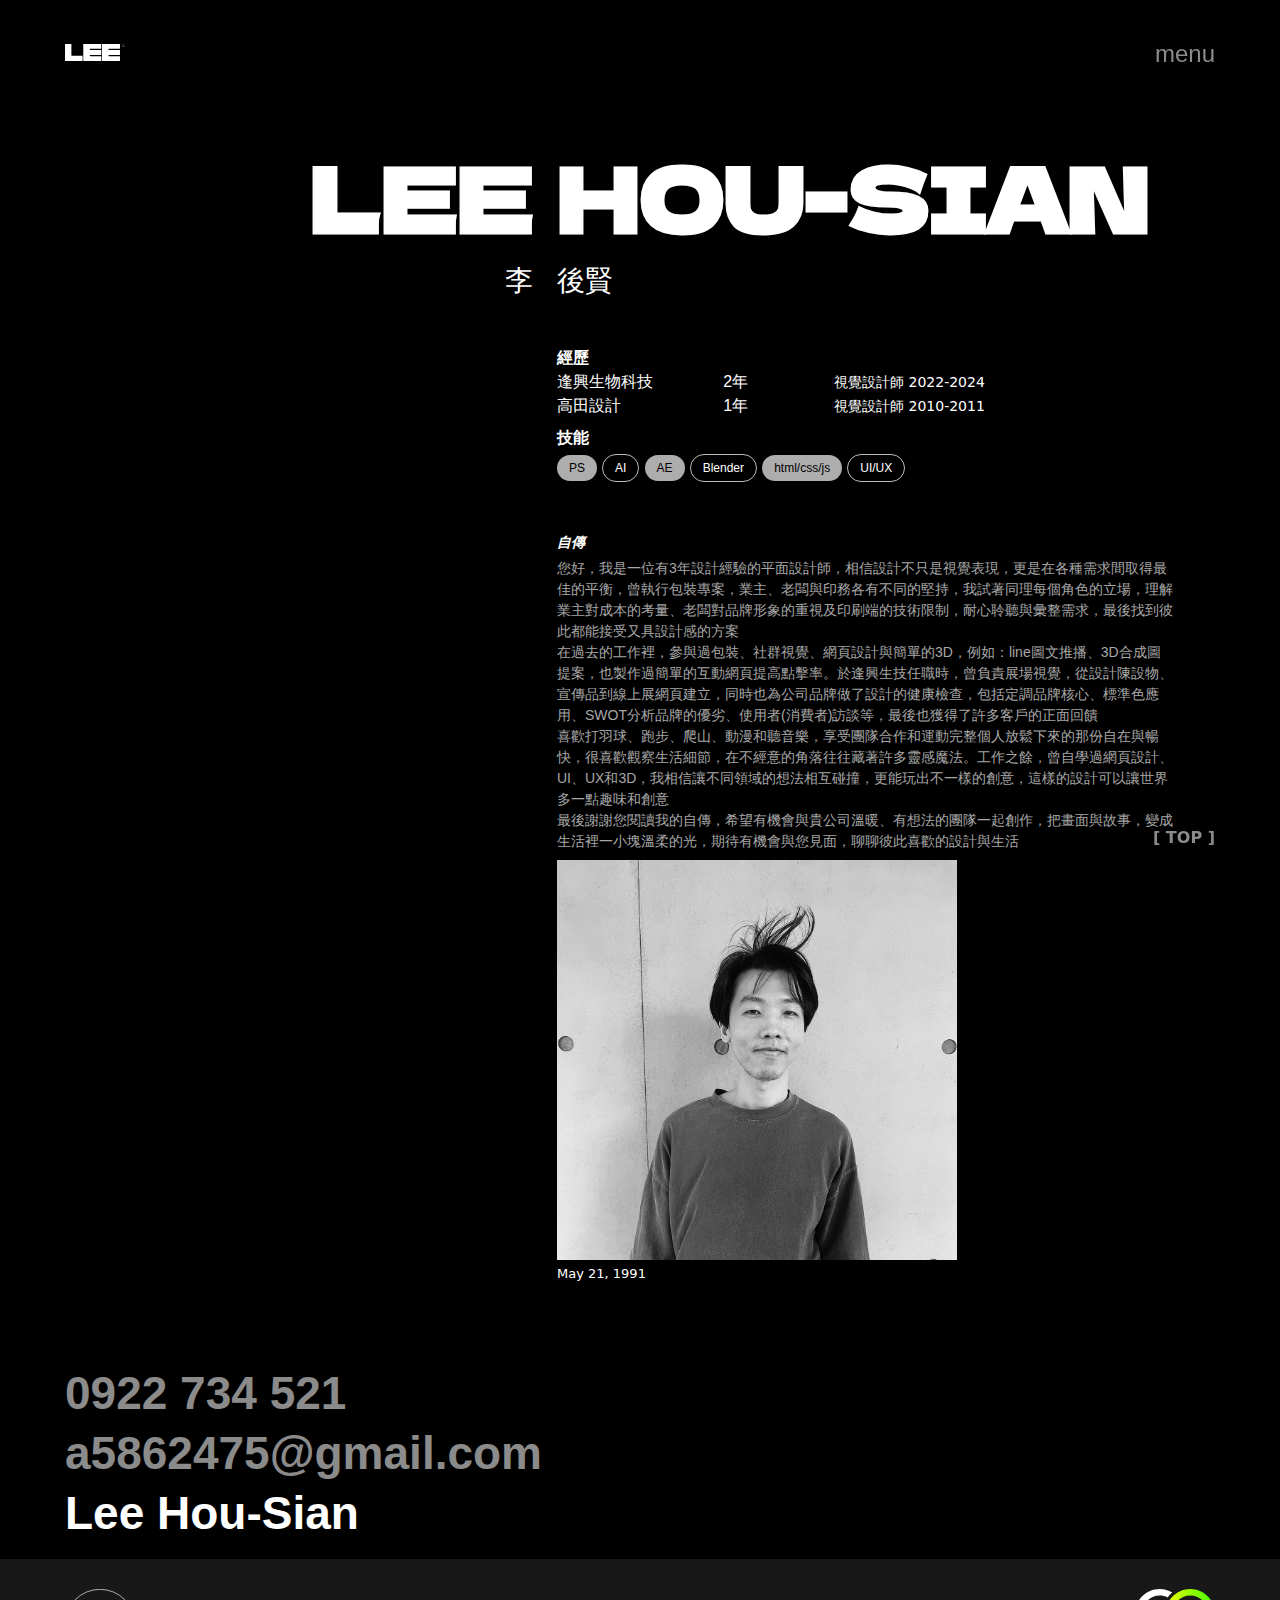
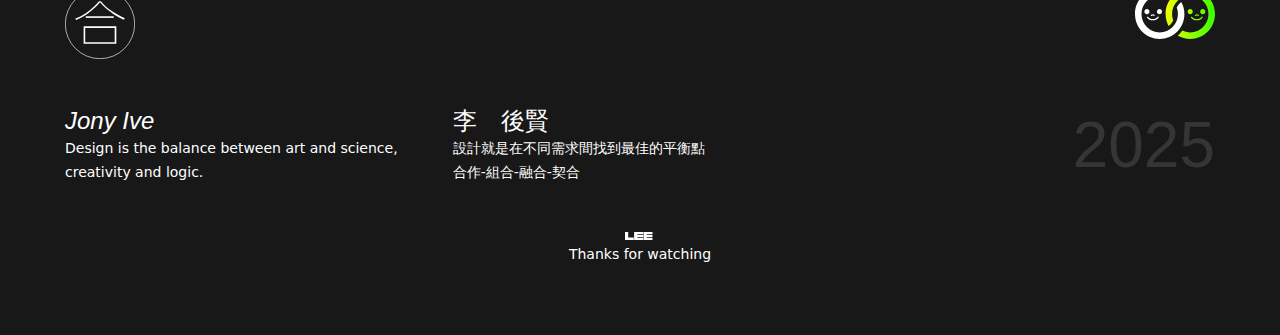
<file: about.html>
<!DOCTYPE html>
<html lang="en">
<head>
    <meta charset="UTF-8">
    <meta name="viewport" content="width=device-width, initial-scale=1.0">
    <title>Lee Hou-Sian's Portfolio</title>
    <link rel="apple-touch-icon" sizes="180x180" href="./img/apple-touch-icon.png">
    <link rel="icon" type="image/png" sizes="32x32" href="./img/favicon-96x96.png">
    <link rel="icon" type="image/png" sizes="16x16" href="./img/favicon-96x96.png">
    <link rel="manifest" href="/site.webmanifest">
    <link href="https://cdn.jsdelivr.net/npm/bootstrap@5.3.3/dist/css/bootstrap.min.css" rel="stylesheet" integrity="sha384-QWTKZyjpPEjISv5WaRU9OFeRpok6YctnYmDr5pNlyT2bRjXh0JMhjY6hW+ALEwIH" crossorigin="anonymous">
    <link rel="preconnect" href="https://fonts.googleapis.com">
    <link rel="preconnect" href="https://fonts.gstatic.com" crossorigin>
    <link href="https://fonts.googleapis.com/css2?family=Noto+Sans+TC:wght@100..900&family=Noto+Serif+TC:wght@200..900&display=swap" rel="stylesheet">
    <link rel="stylesheet" href="./css/index.css">
</head>
<body>
    <nav>
        <dl class="d-flex justify-content-between mb-0">
            <dt>
                <a href="./index.html">
                    <img src="./img/LEE_logo_white.svg" style="width: 60px;" alt="">
                </a>
            </dt>
            <dt class="d-flex align-self-center">
                <h4 class="fontHover" data-bs-toggle="modal" data-bs-target="#menuModal" style="cursor: pointer;">
                    menu
                </h4>
            </dt>
        </dl>
    </nav>
    <nav class="scollToTop">
        <dl class="d-flex justify-content-between mb-0">
            <dt></dt>
            <dt class="d-flex align-self-center align-items-end">
                <a class="fontHover" href="#">[ TOP ]</a>
            </dt>
        </dl>
    </nav>
    <div class="modal fade " id="menuModal">
        <div class="modal-dialog modal-fullscreen">
            <div class="modal-content">
                <div class="modal-header">
                    <button type="button" class="btn btn-close btn-lg" style="filter: invert(); opacity: 1;" data-bs-dismiss="modal" aria-label="Close"></button>
                </div>
                <div class="modal-body">
                    <a  href="./other.html" class="modal-column img-container">
                        <div class="modal-column-title">
                            <h1>01</h1>
                            <h4>宣傳品/包裝/其他</h4>
                        </div>
                        <img class="img-hover d-none d-lg-block" src="./img/menu/6_mockup_packaging_1.jpg" alt="">
                        <img class="img-hover d-block d-lg-none" src="./img/menu/6_mockup_packaging_3_small.jpg" alt="">
                    </a>
                    <a  href="./composite.html" class="modal-column img-container">
                        <div class="modal-column-title">
                            <h1>02</h1>
                            <h4>合成</h4>
                        </div>
                        <img class="img-hover d-none d-lg-block" src="./img/menu/2_composite_universe_1.jpg" alt="">
                        <img class="img-hover d-block d-lg-none" src="./img/menu/2_composite_universe_1_small.jpg" alt="">
                    </a>
                    <a  href="./threeD.html" class="modal-column img-container">
                        <div class="modal-column-title">
                            <h1>03</h1>
                            <h4>3D&影片</h4>
                        </div>
                        <img class="img-hover d-none d-lg-block" src="./img/menu/1_3D_interstellar_8.jpg" alt="">
                        <img class="img-hover d-block d-lg-none" src="./img/menu/1_3D_interstellar_8_small.jpg" alt="">
                    </a>
                    <a  href="./illustration.html" class="modal-column img-container">
                        <div class="modal-column-title">
                            <h1>04</h1>
                            <h4>插畫</h4>
                        </div>
                        <img class="img-hover d-none d-lg-block" src="./img/menu/3_illustration_citypop_1.jpg" alt="">
                        <img class="img-hover d-block d-lg-none" src="./img/menu/3_illustration_citypop_1_small.jpg" alt="">
                    </a>
                    <a  href="./about.html" class="modal-column img-container">
                        <div class="modal-column-title">
                            <h1>05</h1>
                            <h4>關於我</h4>
                        </div>
                        <img class="img-hover" src="./img/1_3D_laptop_1.png" alt="">
                    </a>
                </div>
            </div>
        </div>
    </div>
    <div >
        <section class="heading">
            <div class="container">
                <div class="row">
                    <div class="col-5">
                        <h1 class="text-end mantou">LEE</h1>
                    </div>
                    <div class="col-7">
                        <h1 class="mantou">HOU-SIAN</h1>
                    </div>
                </div>
            </div>
            <div class="container">
                <div class="row">
                    <div class="col-5">
                        <h3 class="text-end mt-3">李</h3>
                    </div>
                    <div class="col-7">
                        <h3 class="mt-3">後賢</h3>
                        <section class="row mt-5">
                            <div class="col-12">
                                <div>
                                    <b>經歷</b>
                                </div>
                                <div class="row">
                                    <div class="col-lg-3 col-8">
                                        <p>逢興生物科技</p>
                                    </div>
                                    <div class="col-lg-2 col-4">
                                        <p>2年</p>
                                    </div>
                                    <div class="col-lg-7 col-12">
                                        <small>視覺設計師 2022-2024</small>
                                    </div>
                                </div>
                                <div class="row mt-lg-0 mt-2">
                                    <div class="col-lg-3 col-8">
                                        <p>高田設計</p>
                                    </div>
                                    <div class="col-lg-2 col-4">
                                        <p>1年</p>
                                    </div>
                                    <div class="col-lg-7 col-12">
                                        <small>視覺設計師 2010-2011</small>
                                    </div>
                                </div>
                            </div>
                            <div class="col-12 mt-2 row">
                                <div>
                                    <b>技能</b>
                                </div>
                                <div class="col-10">
                                    <span class="tagSolid mt-1">PS</span>
                                    <span class="tagLine mt-1">AI</span>
                                    <span class="tagSolid mt-1">AE</span>
                                    <span class="tagLine mt-1">Blender</span>
                                    <span class="tagSolid mt-1">html/css/js</span>
                                    <span class="tagLine mt-1">UI/UX</span>
                                </div>
                                <div class="col-12 col-lg-12 mt-5 d-none d-sm-block align-items-end content-detail">
                                    <div>
                                        <i>自傳</i>
                                        <p class="mt-1">
                                            您好，我是一位有3年設計經驗的平面設計師，相信設計不只是視覺表現，更是在各種需求間取得最佳的平衡，曾執行包裝專案，業主、老闆與印務各有不同的堅持，我試著同理每個角色的立場，理解業主對成本的考量、老闆對品牌形象的重視及印刷端的技術限制，耐心聆聽與彙整需求，最後找到彼此都能接受又具設計感的方案
                                            <br />
                                            在過去的工作裡，參與過包裝、社群視覺、網頁設計與簡單的3D，例如：line圖文推播、3D合成圖提案，也製作過簡單的互動網頁提高點擊率。於逢興生技任職時，曾負責展場視覺，從設計陳設物、宣傳品到線上展網頁建立，同時也為公司品牌做了設計的健康檢查，包括定調品牌核心、標準色應用、SWOT分析品牌的優劣、使用者(消費者)訪談等，最後也獲得了許多客戶的正面回饋
                                            <br />
                                            喜歡打羽球、跑步、爬山、動漫和聽音樂，享受團隊合作和運動完整個人放鬆下來的那份自在與暢快，很喜歡觀察生活細節，在不經意的角落往往藏著許多靈感魔法。工作之餘，曾自學過網頁設計、UI、UX和3D，我相信讓不同領域的想法相互碰撞，更能玩出不一樣的創意，這樣的設計可以讓世界多一點趣味和創意
                                            <br />
                                            最後謝謝您閱讀我的自傳，希望有機會與貴公司溫暖、有想法的團隊一起創作，把畫面與故事，變成生活裡一小塊溫柔的光，期待有機會與您見面，聊聊彼此喜歡的設計與生活
                                        </p>
                                    </div>
                                </div>
                                <div class="mt-2">
                                    <img src="./img/lee_1.jpg" style="width: 400px;" alt="">
                                </div>
                                <small class="mt-1" style="font-size: 13px;">May 21, 1991</small>
                            </div>
                        </section>
                    </div>
                    <div>
                        <article class="col-12 d-block d-sm-none content-detail">
                            <div>
                                <i>自傳</i>
                                <p>
                                    您好，我是一位有3年設計經驗的平面設計師，相信設計不只是視覺表現，更是在各種需求間取得最佳的平衡，曾執行包裝專案，業主、老闆與印務各有不同的堅持，我試著同理每個角色的立場，理解業主對成本的考量、老闆對品牌形象的重視及印刷端的技術限制，耐心聆聽與彙整需求，最後找到彼此都能接受又具設計感的方案
                                    <br />
                                    在過去的工作裡，參與過包裝、社群視覺、網頁設計與簡單的3D，例如：line圖文推播、3D合成圖提案，也製作過簡單的互動網頁提高點擊率。於逢興生技任職時，曾負責展場視覺，從設計陳設物、宣傳品到線上展網頁建立，同時也為公司品牌做了設計的健康檢查，包括定調品牌核心、標準色應用、SWOT分析品牌的優劣、使用者(消費者)訪談等，最後也獲得了許多客戶的正面回饋
                                    <br />
                                    喜歡打羽球、跑步、爬山、動漫和聽音樂，享受團隊合作和運動完整個人放鬆下來的那份自在與暢快，很喜歡觀察生活細節，在不經意的角落往往藏著許多靈感魔法。工作之餘，曾自學過網頁設計、UI、UX和3D，我相信讓不同領域的想法相互碰撞，更能玩出不一樣的創意，這樣的設計可以讓世界多一點趣味和創意
                                    <br />
                                    最後謝謝您閱讀我的自傳，希望有機會與貴公司溫暖、有想法的團隊一起創作，把畫面與故事，變成生活裡一小塊溫柔的光，期待有機會與您見面，聊聊彼此喜歡的設計與生活
                                </p>
                            </div>
                        </article>
                    </div>
                </div>
            </div>
        </section>
        <section class="contact topContainer">
            <dl>
                <dt><h1 style="word-wrap: break-word;"><a class="fontHover" href="tel:+886-922734521">0922 734 521</a></h1></dt>
                <dt><h1 style="word-wrap: break-word;"><a class="fontHover" href="mailto:a5862475@gmail.com">a5862475@gmail.com</a></h1></dt>
                <dt><h1 style="word-wrap: break-word;">Lee Hou-Sian</h1></dt>
            </dl>
        </section>
    </div>
    <footer>
        <div class="row justify-content-between">
            <div class="col-2">
                <div><img style="max-width:70px;" src="./img/coporate.svg" alt=""></div>
            </div>
            <div class="col-6">
                <div class="d-flex justify-content-end">
                    <div style="width:80px"><img src="./img/icon.svg" alt=""></div>
                </div>
            </div>
        </div>
        <section>
            <div class="d-flex mt-5 justify-content-between flex-wrap">
                <div class="row">
                    <div class="col-12 col-lg-6">
                        <h4><i>Jony Ive</i></h4>
                        <small class="mt-3">Design is the balance between art and science, creativity and logic.</small>
                    </div>
                    <div class="col-12 col-lg-6 mt-lg-0 mt-4" >
                        <h4>李　後賢</h4>
                        <small class="mt-3">設計就是在不同需求間找到最佳的平衡點<br />合作-組合-融合-契合</small>
                    </div>
                </div>
                <div class="mt-5 mt-lg-0">
                    <h1 style="font-size: 64px; color: #353535; ">2025</h1>
                </div>
            </div>
            <div class=" d-flex flex-column align-items-center mt-5">
                <img src="./img/LEE_logo_white.svg" style="width:30px;" alt="">
                <small class="mt-1">Thanks for watching</small>
            </div>
        </section>
    </footer>

    <script src="https://cdnjs.cloudflare.com/ajax/libs/jquery/3.7.1/jquery.min.js"></script>
    <script src="https://cdn.jsdelivr.net/npm/bootstrap@5.3.3/dist/js/bootstrap.bundle.min.js" integrity="sha384-YvpcrYf0tY3lHB60NNkmXc5s9fDVZLESaAA55NDzOxhy9GkcIdslK1eN7N6jIeHz" crossorigin="anonymous"></script>
</body>
</html>
</file>
<file: css/index.css>
@font-face {
    font-family: 'MantouSans';
    src: url(../font/MantouSans-Regular.woff) format('woff');
}
html {
    scroll-behavior: smooth; 
}
html,body{
    position: relative;
    background-color: black;
    z-index: -100;
    color: white;
}
.topContainer{
    margin: 0px 65px;
}
@media screen and (max-width:992px){
    .topContainer{
        margin: 0px 20px;
    }
}
section {
    margin: 40px 0px;
}
a {
    color: white;
    text-decoration: none;
    transition: 0.3s color;
}
img {
    max-width: 100%;
}
.persona{
    background-image: url("../img/1234.png");
    min-height: 500px;
    background-attachment: fixed;
    background-position: center;
    background-repeat: no-repeat;
    background-size: contain;
}
@media screen and (max-width:992px){   
    .persona{
        display: none;
    }
}
canvas{
    position: absolute !important;
    top: 0px;
    width: 100% !important;
    height: 100vh !important;
}
@media screen and (max-width:992px){
    canvas{
        visibility: hidden;
        display: none;
    }
}
nav{
    padding: 0px 65px;
    position: fixed;
    width: 100%;
    z-index: 101;
}
@media screen and (max-width:992px){
    nav{
        padding: 0px 20px;
    }
}
nav.scollToTop{
    bottom: 50px;
}
.scollToTop a {
    font-size: 16px;
}
footer{
    background-color: rgb(24, 24, 24);
    padding: 30px 65px;
    color: white;
}
@media screen and (max-width:992px){
    footer{
        padding: 30px 20px;
    }
}
.mantou{
    font-family: "MantouSans";
}
h1,h2,h3,h4,h5,span,p{
    font-family: "Inter", sans-serif;
    font-optical-sizing: auto;
    font-style: normal;
    margin: 0px;
}
.fontHover{
    color: #8b8b8b !important;
}
.fontHover:hover{
    color: white !important;
    text-decoration: underline;
}
.heading {
    padding-top:100px;
}
@media screen and (max-width:992px) {
    .heading{
        padding-top:70px;
    }    
}
.heading h1 {
    font-size: 90px ;
    font-weight: 900;
    letter-spacing: -2px;
    word-wrap: break-word;
    color: white;
}
@media screen and (max-width:992px) {
    .heading h1 {
        font-size: 50px ;
        letter-spacing: 0px;
    }    
}
@media screen and (max-width:426px) {
    .heading h1 {
        font-size: 24px ;
        letter-spacing: 0px;
    }    
}
.list dl dt h1 a{
    font-weight: 600;
}
.contact dt h1{
    font-size: 46px;
    font-weight: 600;
    line-height: 60px;
}
@media screen and (max-width:992px) {
    .contact dt h1{
        font-size: 30px;
        line-height: 40px;
    }    
}
.tagSolid{
    display: inline-block;
    background-color: #adadad;
    padding: 4px 12px;
    border-radius: 30px;
    color: black;
    font-size: 12px;
    font-weight: 300;
}
.tagLine{
    display: inline-block;
    border: #BBBBBB solid 1px;
    padding: 4px 12px;
    border-radius: 30px;
    font-size: 12px;
    font-weight: 300;
}
.content-title h2{
    font-size: 44px;
    font-weight: 700;
    word-wrap: break-word;
}
.content-detail{
    margin-top: 70px;
    margin-right: 20px;
}
@media screen and (max-width:1200px) {
    .content-detail{
        margin: 60px 0px 20px 0px;
    }
}
.content-detail i{
    font-size: 14px;
    font-weight:900;
}
.content-detail p{
    color: #a7a7a7;
    font-size: 14px;
    font-weight: 400;
}
.img-container{
    overflow: hidden;
    position: relative;
}
.img-hover{
    transition:all 0.3s !important;
}
.img-hover:hover{
    transform: scale(1.1);
}
.img-tag:before{
    content:attr(data-note);
    padding: 0px 10px;
    background: rgba(0,0,0,0.3);
    color: white;
    position: absolute;
    left: 20px;
    bottom: 15px;
    z-index: 50;
    border-radius: 100px;
    font-size: 14px;
}
.img-tag:after{
    content: "";
    position: absolute;
    top: 15px;
    right: 15px;
    width: 36px;
    height: 36px;
    background-image: url(../img/arrowLink.svg);
    background-size: 40%;
    background-repeat: no-repeat;
    background-color: rgba(0,0,0,0.7);
    background-position: 50% 50%;
    border-radius: 50px;
    visibility: hidden;
}
.img-container:hover .img-tag:after{
    visibility: visible;
}
.marquee-container{
    position: relative;
}
.marquee-container:before{
    content: "";
    position: absolute;
    z-index: 100;
    background: -webkit-linear-gradient(left, #000000 0%,transparent 20%,transparent 80%,#000000 100%);
    top: 0;
    left: 0;
    right: 0;
    bottom: 0;
}
.marquee-container{
    display: flex;
    justify-content: flex-start;
    overflow: hidden;
}
.marquee-container h1{
    white-space: nowrap;
    animation: marquee-move 15s linear infinite;
    font-size: 100px;
    font-weight: 900;
    letter-spacing: -3px;
}
@keyframes marquee-move {
    0%{
        transform: translateX(0%);
    }
    100%{
        transform: translateX(-100%);
    }
}
@media screen and (max-width:992px) {
    .marquee-container h1, .marquee-container span{
        font-size: 40px;
    }
}
.modal-header{
    position: fixed;
    border-bottom: none;
    top: 20px;
    right: 20px;
    z-index: 111;
}
.modal .modal-body{
    padding: 0px;
    display: flex;
    flex-wrap: wrap;
}
.modal-body h1, h4{
    color: white;
}
.modal-body h1{
    font-size: 80px;
    font-weight: bolder;
    margin-bottom: -12px;
    text-shadow: 1px 1px 2px rgb(170, 170, 170);
}
.modal-body h4{
    font-weight: 300;
    text-shadow: 1px 1px 2px rgb(135, 135, 135);
}
.modal .modal-body .modal-column{
    width: 20%;
    position: relative;
}
.modal .modal-body .modal-column img{
    min-height: 100%; 
    min-width: 100%;
    object-fit: cover;
    object-position: center;
}
.modal .modal-body .modal-column .modal-column-title{
    position: absolute;
    z-index: 101;
    top: 5px;
    left: 25px;
}
@media screen and (max-width:992px) {
    .modal-body h1{
        font-size: 50px;
        margin-bottom: -0px;
    }
    .modal .modal-body .modal-column{
        width: 100%;
    }
    .modal .modal-body .modal-column{
        width: 100%;
        height: 20%;
    }
}
.modal-bg {
    background: url(../img/modal/2-2_interstellar_bg.jpg) no-repeat center center;
}
</file>
